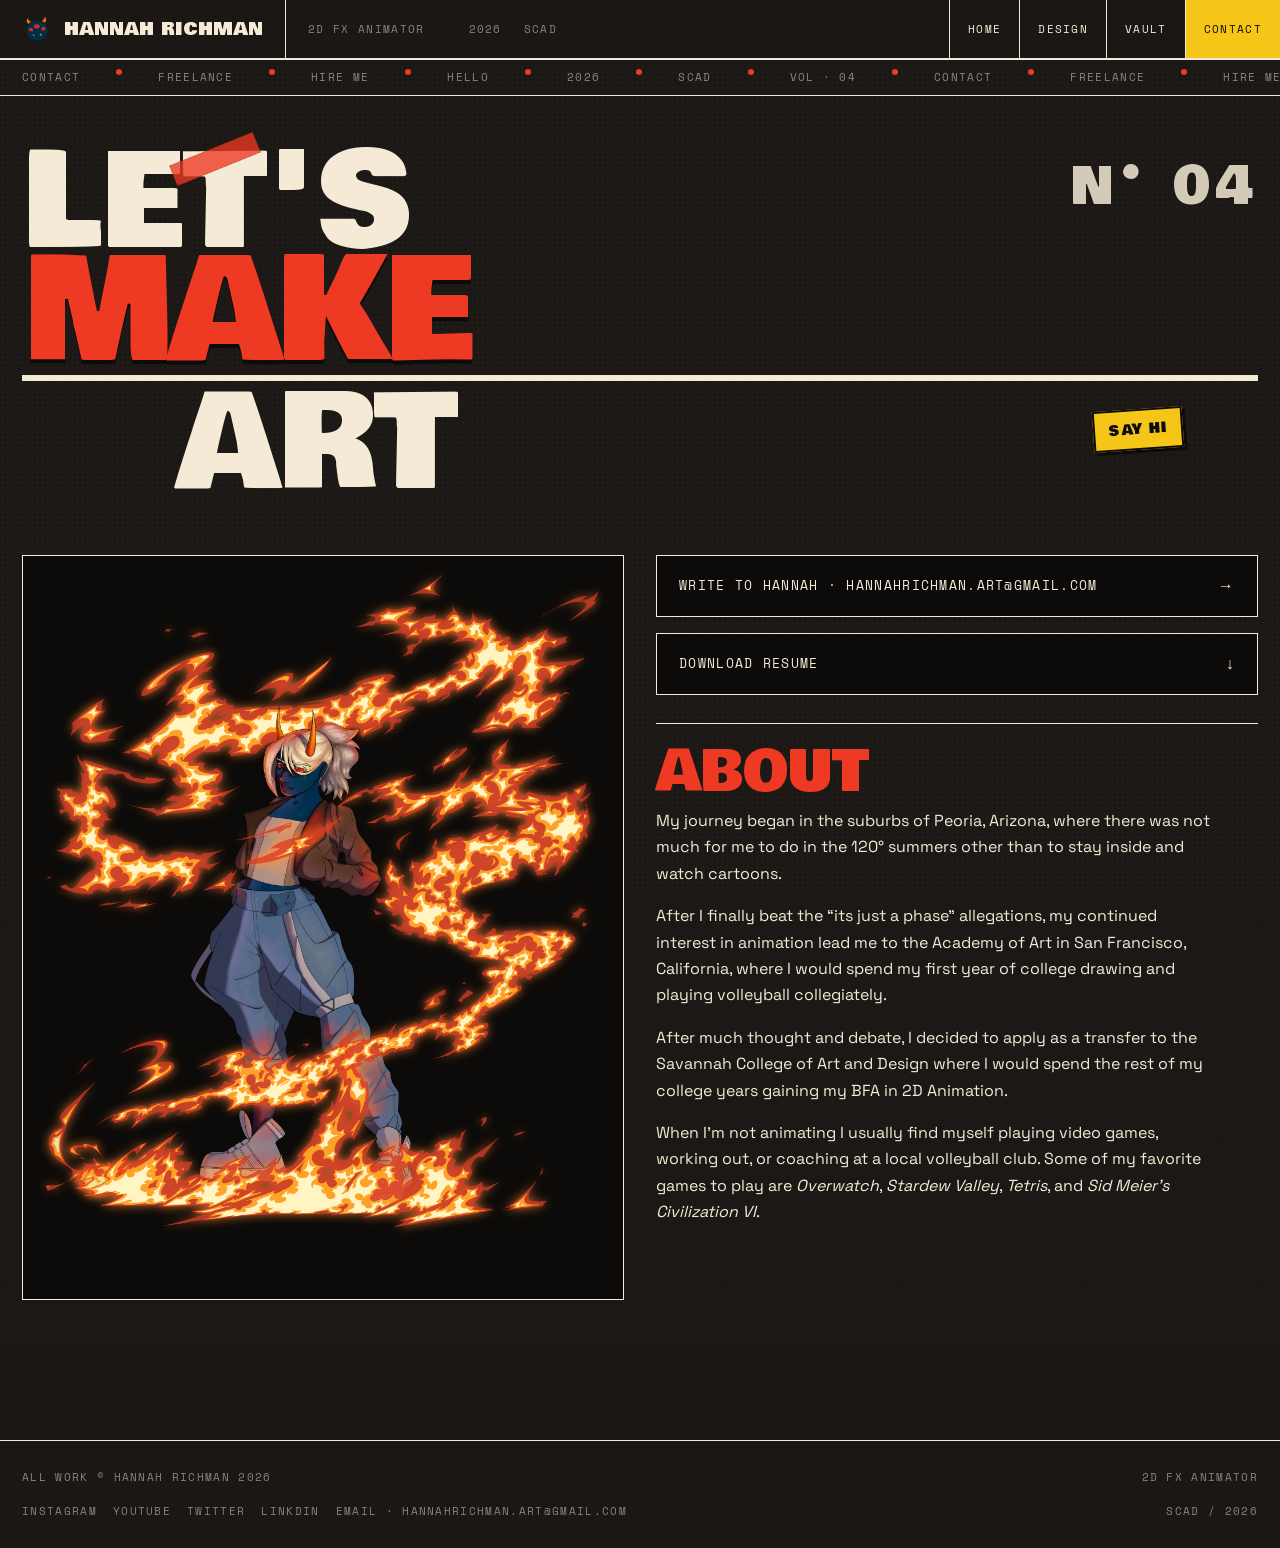
<file: contact.html>
<!DOCTYPE html>
<html lang="en">
<head>
  <meta charset="UTF-8">
  <meta name="viewport" content="width=device-width, initial-scale=1.0">
  <title>Contact — Hannah Richman</title>

  <link rel="preconnect" href="https://fonts.googleapis.com">
  <link rel="preconnect" href="https://fonts.gstatic.com" crossorigin>
  <link href="https://fonts.googleapis.com/css2?family=Bowlby+One&family=Space+Grotesk:wght@400;500;600&family=Space+Mono:wght@400;700&display=swap" rel="stylesheet">

  <link rel="stylesheet" href="assets/css/style.css">
  <script src="assets/js/content.js"></script>
  <script src="assets/js/main.js" defer></script>
</head>
<body>

  <div data-mount="header"></div>
  <div data-mount="ticker"></div>

  <main class="page" id="contact">

    <section class="headline">
      <span class="headline__issue mono" id="issue-label"></span>
      <span class="headline__top" id="hl-top"></span>
      <span class="headline__big" id="hl-big"></span>
      <span class="rule-thick" aria-hidden="true"></span>
      <span class="headline__sub" id="hl-sub"></span>

      <span class="sticker" style="right: 6%; top: 70%;">SAY HI</span>
      <span class="tape tape--accent" style="left: 12%; top: 6%; transform: rotate(-22deg);"></span>
    </section>

    <section class="contact-grid">

      <figure class="contact-illu" id="contact-illu" aria-label="Self portrait"></figure>

      <div class="contact-card">

        <a class="contact-row" id="email-row" href="#">
          <span id="email-label"></span>
          <span class="arrow" aria-hidden="true">&rarr;</span>
        </a>

        <a class="contact-row" id="resume-row" href="#" target="_blank" rel="noopener">
          <span id="resume-label"></span>
          <span class="arrow" aria-hidden="true">&darr;</span>
        </a>

        <div class="about">
          <h2 id="about-title"></h2>
          <div id="about-text" class="about__text"></div>
        </div>

      </div>

    </section>

  </main>

  <div data-mount="footer"></div>

  <script>
    document.addEventListener("DOMContentLoaded", function () {
      const C = window.HR.content;
      const K = C.contact || {};
      const esc = window.HR.escape;

      document.getElementById("issue-label").textContent = K.issueLabel || "";
      document.getElementById("hl-top").textContent = K.headlineTop || "";
      document.getElementById("hl-big").textContent = K.headlineBig || "";
      document.getElementById("hl-sub").textContent = K.headlineSub || "";

      window.HR.renderTicker(["CONTACT","FREELANCE","HIRE ME","HELLO"], ["VOL · 04"]);

      document.getElementById("contact-illu").innerHTML =
        window.HR.imageWithFallback(K.illustration, K.illustrationAlt || "Self portrait", "PORTRAIT");

      const emailRow = document.getElementById("email-row");
      emailRow.href = "mailto:" + (K.email || "");
      document.getElementById("email-label").textContent = (K.emailLabel || "EMAIL") + " · " + (K.email || "");

      const resumeRow = document.getElementById("resume-row");
      resumeRow.href = K.resumeUrl || "#";
      resumeRow.setAttribute("download", "");
      document.getElementById("resume-label").textContent = K.resumeLabel || "DOWNLOAD RESUME";

      document.getElementById("about-title").textContent = K.aboutTitle || "ABOUT";
      document.getElementById("about-text").innerHTML = window.HR.formatText(K.aboutText || "");
    });
  </script>

</body>
</html>
</file>
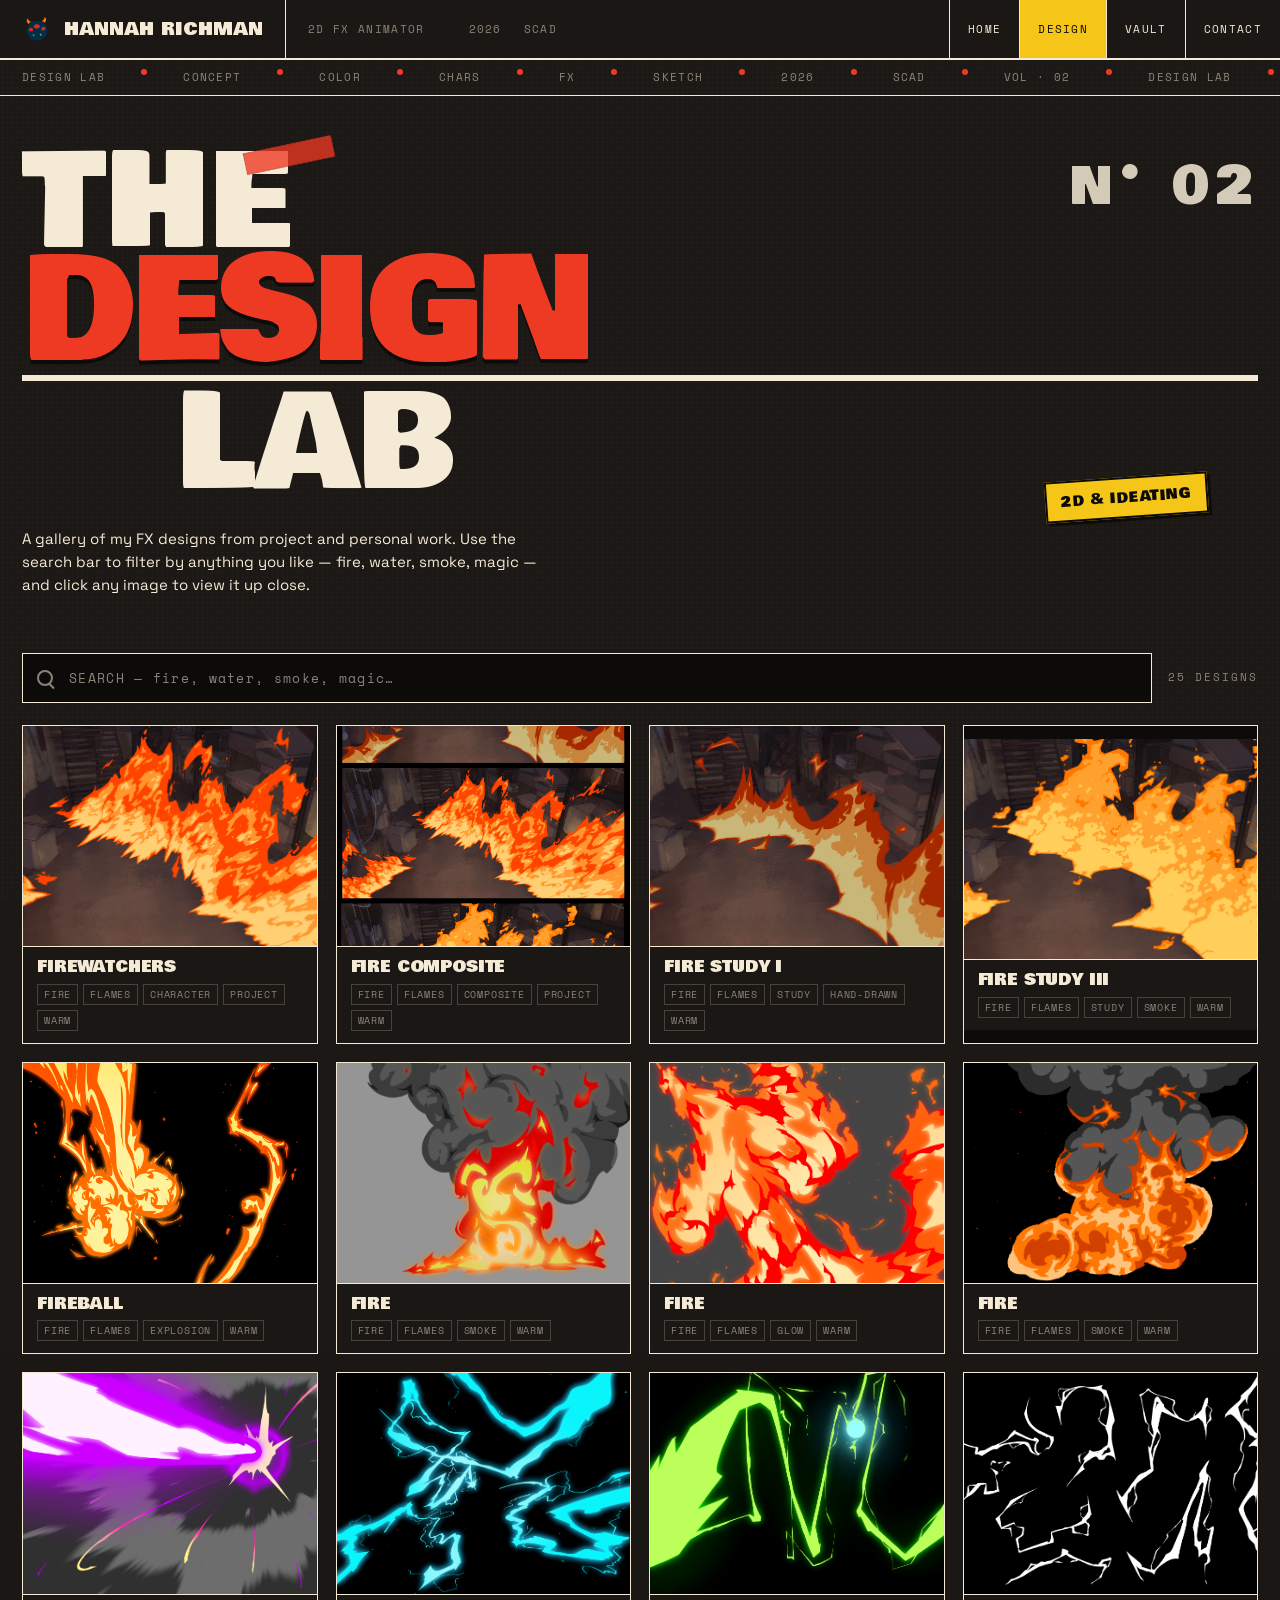
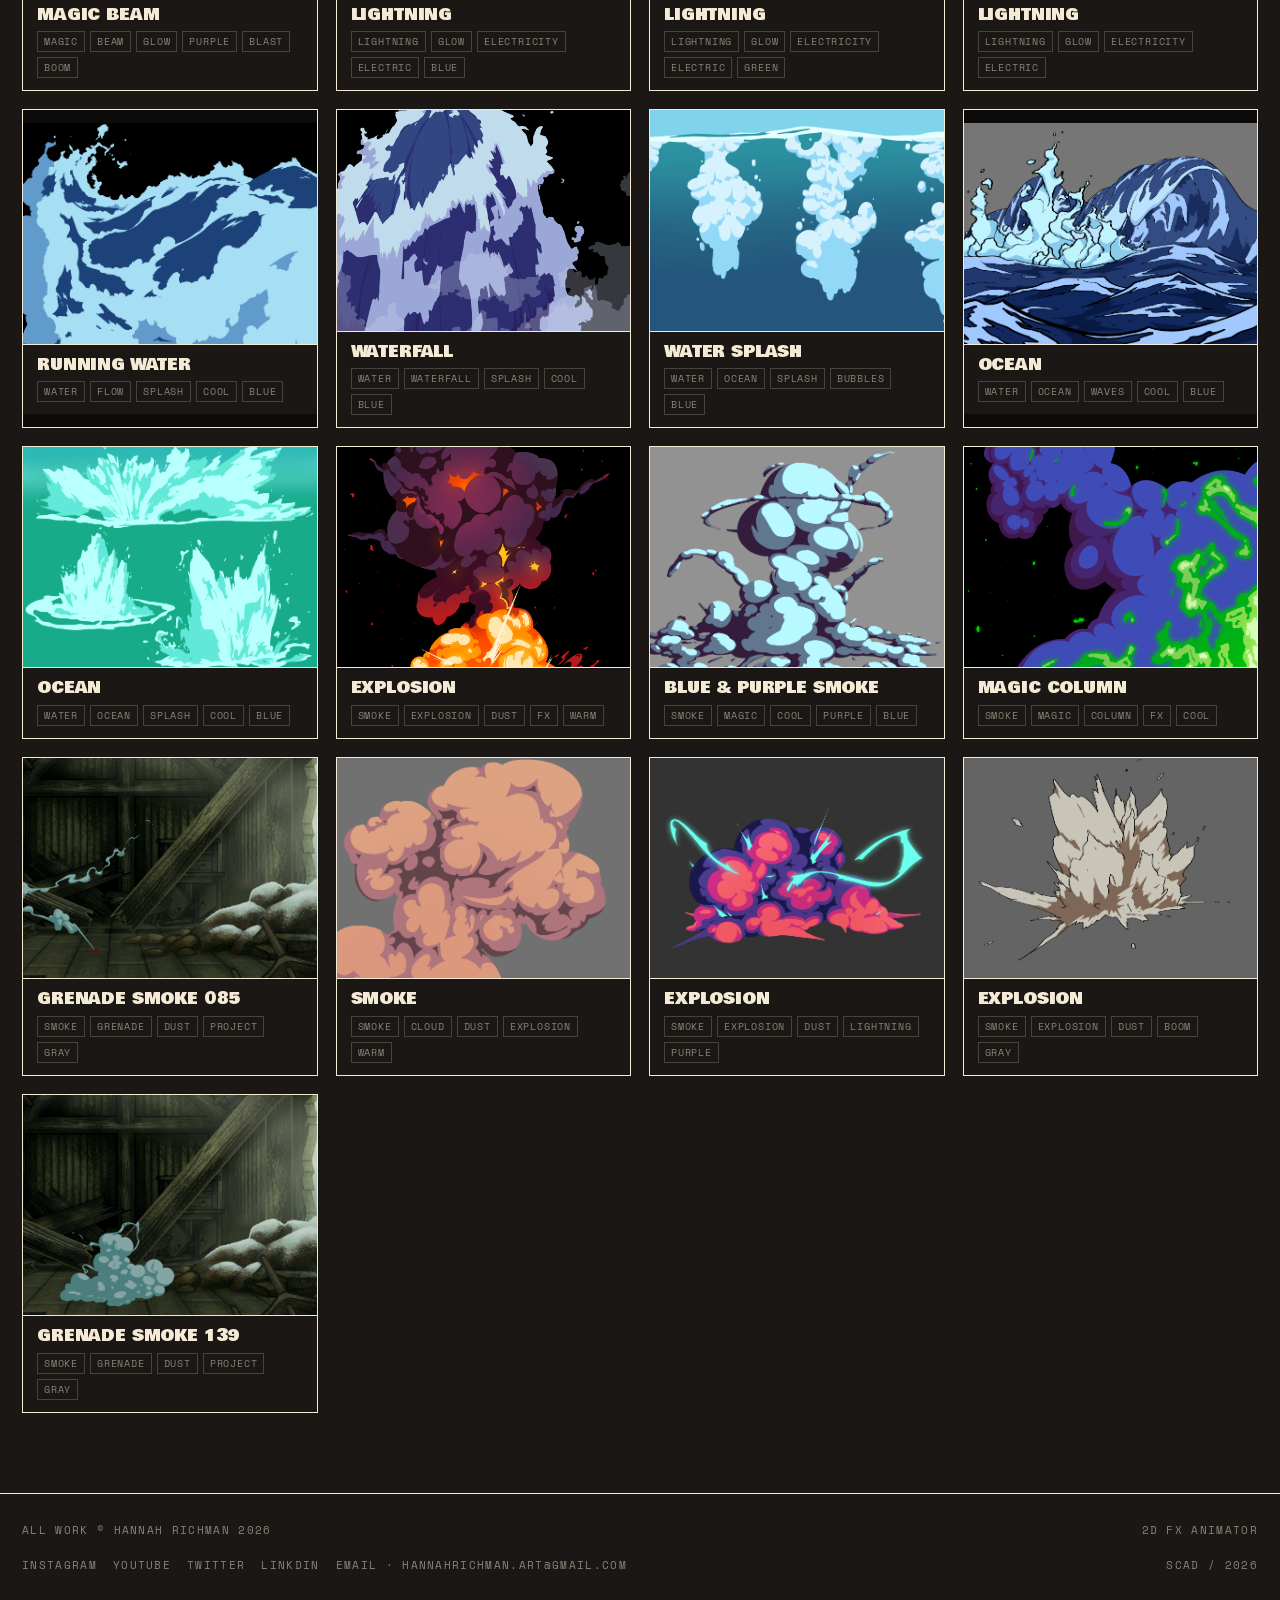
<file: design.html>
<!DOCTYPE html>
<html lang="en">
<head>
  <meta charset="UTF-8">
  <meta name="viewport" content="width=device-width, initial-scale=1.0">
  <title>Design Lab — Hannah Richman</title>

  <link rel="preconnect" href="https://fonts.googleapis.com">
  <link rel="preconnect" href="https://fonts.gstatic.com" crossorigin>
  <link href="https://fonts.googleapis.com/css2?family=Bowlby+One&family=Space+Grotesk:wght@400;500;600&family=Space+Mono:wght@400;700&display=swap" rel="stylesheet">

  <link rel="stylesheet" href="assets/css/style.css">
  <script src="assets/js/content.js"></script>
  <script src="assets/js/main.js" defer></script>
</head>
<body>

  <div data-mount="header"></div>
  <div data-mount="ticker"></div>

  <main class="page" id="design">

    <section class="headline">
      <span class="headline__issue mono" id="issue-label"></span>
      <span class="headline__top" id="hl-top"></span>
      <span class="headline__big" id="hl-big"></span>
      <span class="rule-thick" aria-hidden="true"></span>
      <span class="headline__sub" id="hl-sub"></span>

      <span class="sticker" style="right: 4%; top: 70%;">2D &amp; IDEATING</span>
      <span class="tape tape--accent" style="left: 18%; top: 4%;"></span>

      <p class="headline__blurb" id="hl-blurb"></p>
    </section>

    <section class="gallery" aria-label="Design gallery">
      <div class="gallery__bar">
        <div class="gallery__search">
          <span class="gallery__search-icon" aria-hidden="true"></span>
          <input id="gallery-search" type="search" class="gallery__search-input"
                 placeholder="SEARCH — fire, water, smoke, magic…"
                 autocomplete="off" spellcheck="false" aria-label="Search designs">
        </div>
        <span class="gallery__count mono" id="gallery-count" aria-live="polite"></span>
      </div>
      <div class="gallery__grid" id="gallery-grid"></div>
    </section>

  </main>

  <div data-mount="footer"></div>

  <script>
    document.addEventListener("DOMContentLoaded", function () {
      const C = window.HR.content;
      const D = C.design || {};
      document.getElementById("issue-label").textContent = D.issueLabel || "";
      document.getElementById("hl-top").textContent = D.headlineTop || "";
      document.getElementById("hl-big").textContent = D.headlineBig || "";
      document.getElementById("hl-sub").textContent = D.headlineSub || "";
      document.getElementById("hl-blurb").textContent = D.blurb || "";

      window.HR.renderTicker(["DESIGN LAB","CONCEPT","COLOR","CHARS","FX","SKETCH"], ["VOL · 02"]);

      window.HR.initDesignGallery({
        grid:   "#gallery-grid",
        search: "#gallery-search",
        count:  "#gallery-count",
        items:  C.designGallery || []
      });
    });
  </script>

</body>
</html>
</file>
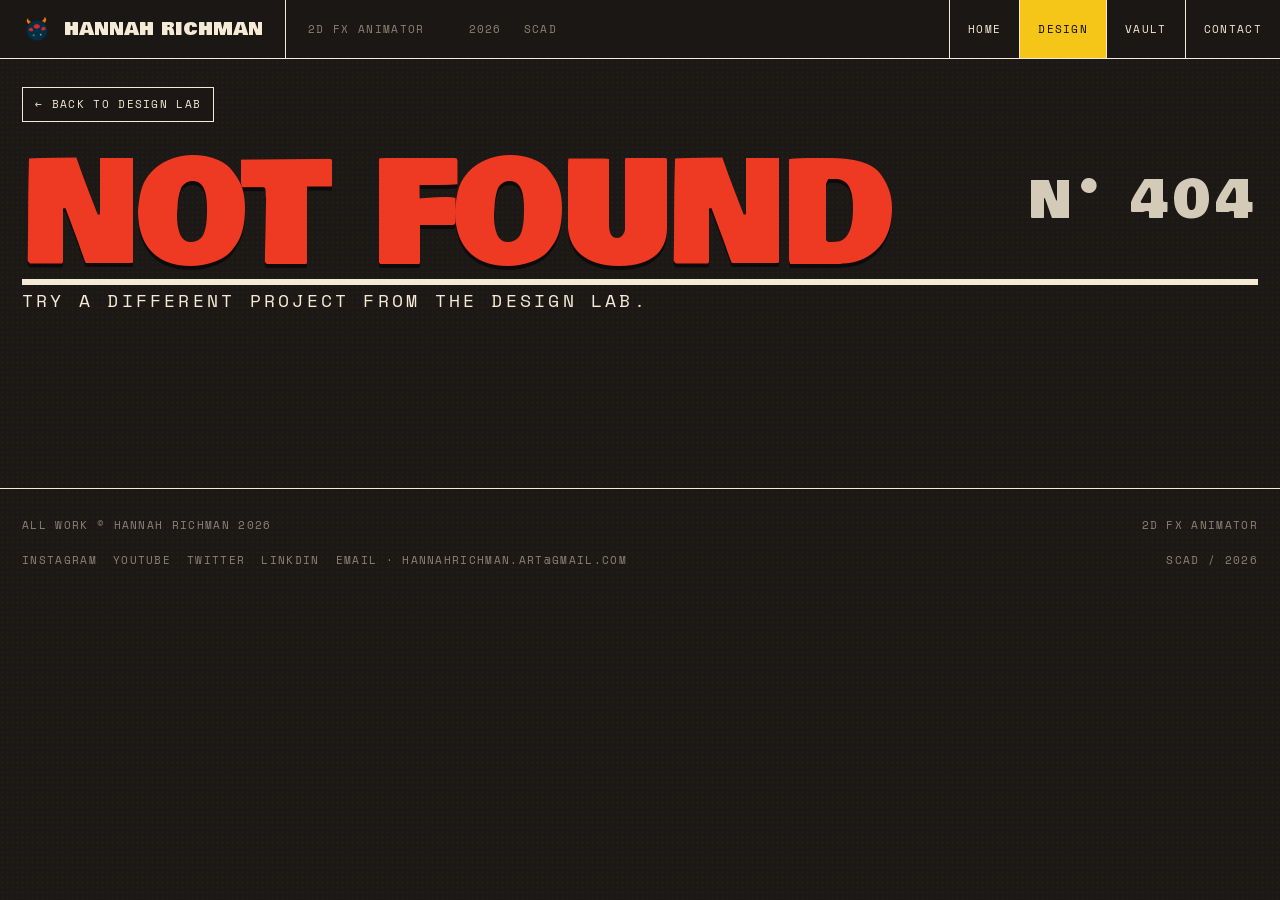
<file: project.html>
<!DOCTYPE html>
<html lang="en">
<head>
  <meta charset="UTF-8">
  <meta name="viewport" content="width=device-width, initial-scale=1.0">
  <title>Project — Hannah Richman</title>

  <link rel="preconnect" href="https://fonts.googleapis.com">
  <link rel="preconnect" href="https://fonts.gstatic.com" crossorigin>
  <link href="https://fonts.googleapis.com/css2?family=Bowlby+One&family=Space+Grotesk:wght@400;500;600&family=Space+Mono:wght@400;700&display=swap" rel="stylesheet">

  <link rel="stylesheet" href="assets/css/style.css">
  <script src="assets/js/content.js"></script>
  <script src="assets/js/main.js" defer></script>
</head>
<body>

  <div data-mount="header"></div>
  <div data-mount="ticker"></div>

  <main class="page" id="project">
    <a class="project-back" href="design.html">&larr; BACK TO DESIGN LAB</a>

    <section class="headline" style="padding-bottom: 16px;">
      <span class="headline__issue mono" id="issue-label"></span>
      <span class="headline__top" id="proj-num"></span>
      <span class="headline__big" id="proj-title"></span>
      <span class="rule-thick" aria-hidden="true"></span>
      <span class="headline__sub mono" id="proj-sub" style="font-family: 'Space Mono', monospace; font-size: clamp(14px, 1.4vw, 18px); letter-spacing: 0.18em; margin-left: 0;"></span>
    </section>

    <section class="blocks" id="blocks" aria-label="Project content"></section>
  </main>

  <div data-mount="footer"></div>

  <script>
    document.addEventListener("DOMContentLoaded", function () {
      const C = window.HR.content;
      const esc = window.HR.escape;
      const params = new URLSearchParams(location.search);
      const id = params.get("id");
      const idx = (C.projects || []).findIndex(p => p.id === id);
      const project = idx >= 0 ? C.projects[idx] : null;

      if (!project) {
        document.getElementById("proj-title").textContent = "NOT FOUND";
        document.getElementById("proj-sub").textContent = "Try a different project from the design lab.";
        document.getElementById("issue-label").textContent = "N° 404";
        return;
      }

      document.title = project.title + " — Hannah Richman";
      document.getElementById("issue-label").textContent = "N° " + String(idx + 1).padStart(2, "0");
      document.getElementById("proj-num").textContent = project.subtitle || "";
      document.getElementById("proj-title").textContent = project.title;
      document.getElementById("proj-sub").textContent = "PROJECT FILE / " + project.id.toUpperCase();

      window.HR.renderTicker([project.title, project.subtitle || ""], ["DESIGN LAB"]);

      const fmt = window.HR.formatText;
      const renderBlock = (b) => {
        const img = (src, alt) => window.HR.imageWithFallback(src, alt || project.title, project.title);
        switch ((b.type || "").toLowerCase()) {
          case "heading":
            return `<h2 class="block-heading">${esc(b.text || "")}</h2>`;
          case "text":
            return `<div class="block-text">${fmt(b.text || "")}</div>`;
          case "image":
            return `<figure class="block-image">${img(b.src, b.caption)}${
              b.caption ? `<figcaption>${esc(b.caption)}</figcaption>` : ""
            }</figure>`;
          case "image-full":
            return `<figure class="block-image-full">${img(b.src, b.caption)}${
              b.caption ? `<figcaption>${esc(b.caption)}</figcaption>` : ""
            }</figure>`;
          case "two-images":
            return `<div class="block-two">
                      <figure class="block-image">${img(b.srcA, project.title)}</figure>
                      <figure class="block-image">${img(b.srcB, project.title)}</figure>
                    </div>`;
          case "image-text":
            return `<div class="block-split">
                      <figure class="block-image">${img(b.src, project.title)}</figure>
                      <div>${fmt(b.text || "")}</div>
                    </div>`;
          case "text-image":
            return `<div class="block-split block-split--reverse">
                      <figure class="block-image">${img(b.src, project.title)}</figure>
                      <div>${fmt(b.text || "")}</div>
                    </div>`;
          case "heading-image":
            return `<div class="block-heading-image">
                      <figure>
                        <span class="h">${esc(b.heading || "")}</span>
                        ${img(b.src, b.heading || project.title)}
                      </figure>
                    </div>`;
          case "spacer":
            return `<div class="block-spacer"></div>`;
          default:
            return "";
        }
      };

      document.getElementById("blocks").innerHTML = (project.blocks || []).map(renderBlock).join("");
    });
  </script>

</body>
</html>
</file>
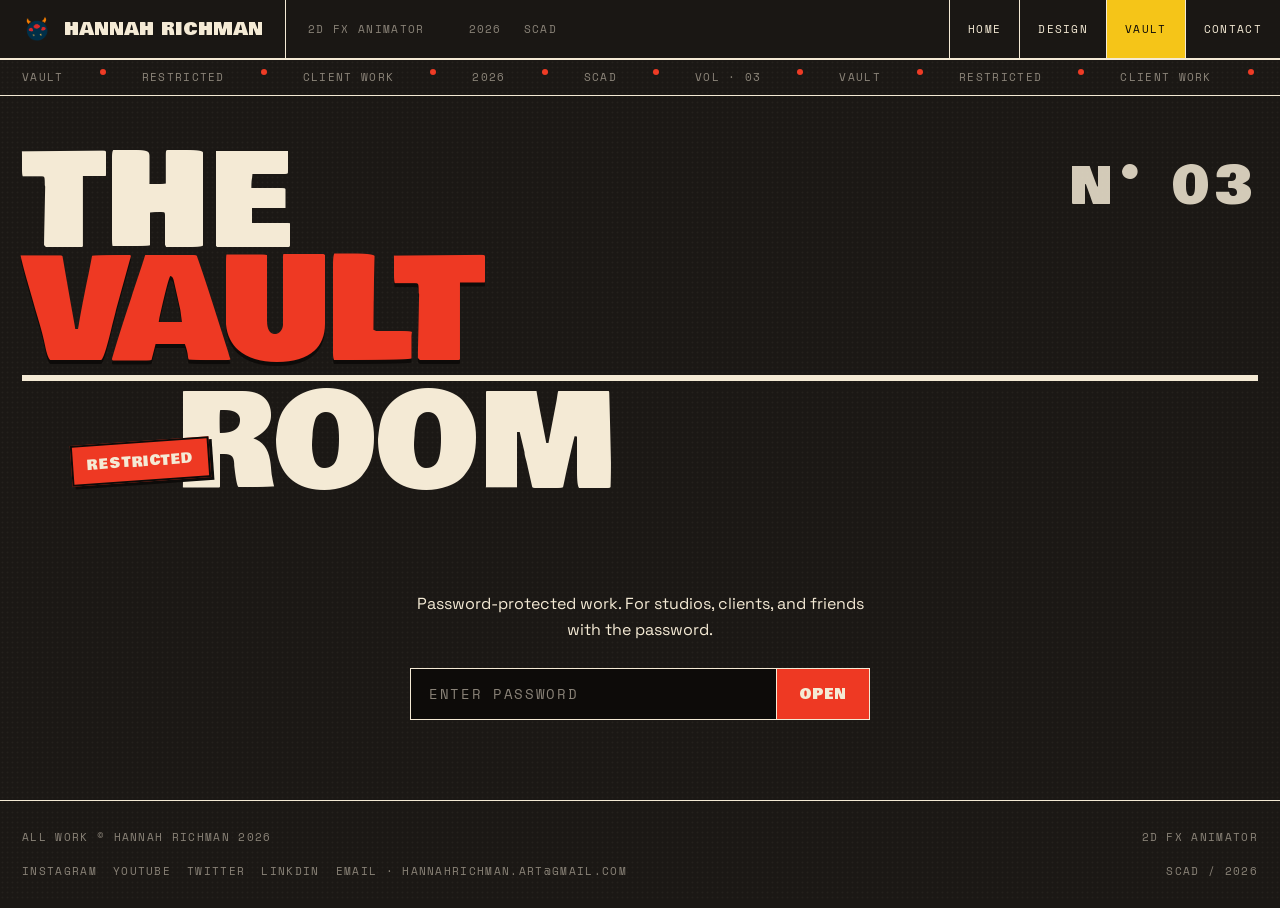
<file: vault.html>
<!DOCTYPE html>
<html lang="en">
<head>
  <meta charset="UTF-8">
  <meta name="viewport" content="width=device-width, initial-scale=1.0">
  <title>Vault — Hannah Richman</title>

  <link rel="preconnect" href="https://fonts.googleapis.com">
  <link rel="preconnect" href="https://fonts.gstatic.com" crossorigin>
  <link href="https://fonts.googleapis.com/css2?family=Bowlby+One&family=Space+Grotesk:wght@400;500;600&family=Space+Mono:wght@400;700&display=swap" rel="stylesheet">

  <link rel="stylesheet" href="assets/css/style.css">
  <script src="assets/js/content.js"></script>
  <script src="assets/js/main.js" defer></script>
</head>
<body>

  <div data-mount="header"></div>
  <div data-mount="ticker"></div>

  <main class="page" id="vault">

    <section class="headline">
      <span class="headline__issue mono" id="issue-label"></span>
      <span class="headline__top" id="hl-top"></span>
      <span class="headline__big" id="hl-big"></span>
      <span class="rule-thick" aria-hidden="true"></span>
      <span class="headline__sub" id="hl-sub"></span>

      <span class="sticker sticker--accent" style="left: 4%; top: 78%;">RESTRICTED</span>
    </section>

    <section id="vault-locked" class="vault" aria-label="Vault password gate">
      <p class="block-text" id="vault-blurb-locked" style="margin: 0 auto; max-width: 480px;"></p>
      <form class="vault__form" id="vault-form" autocomplete="off">
        <label class="sr-only" for="vault-password">Password</label>
        <input class="vault__input"
               id="vault-password"
               name="vault-password"
               type="password"
               autocomplete="off"
               spellcheck="false">
        <button class="vault__btn" type="submit" id="vault-btn">OPEN</button>
      </form>
      <p class="vault__error" id="vault-error"></p>
    </section>

    <section id="vault-unlocked" class="reel" aria-label="Vault reel" style="display:none;">
      <p class="block-text" id="vault-blurb-unlocked" style="max-width: 540px; margin-bottom: 16px;"></p>
      <div id="vault-reel-mount"></div>
    </section>

  </main>

  <div data-mount="footer"></div>

  <script>
    document.addEventListener("DOMContentLoaded", function () {
      const C = window.HR.content;
      const V = C.vault || {};
      document.getElementById("issue-label").textContent = V.issueLabel || "";
      document.getElementById("hl-top").textContent = V.headlineTop || "";
      document.getElementById("hl-big").textContent = V.headlineBig || "";
      document.getElementById("hl-sub").textContent = V.headlineSub || "";
      document.getElementById("vault-blurb-locked").textContent = V.lockedBlurb || "";
      document.getElementById("vault-blurb-unlocked").textContent = V.unlockedBlurb || "";
      document.getElementById("vault-error").textContent = V.wrongLabel || "WRONG. TRY AGAIN.";
      document.getElementById("vault-btn").textContent = V.unlockButton || "OPEN";
      document.getElementById("vault-password").placeholder = V.promptLabel || "ENTER PASSWORD";

      window.HR.renderTicker(["VAULT","RESTRICTED","CLIENT WORK"], ["VOL · 03"]);

      const lockedEl = document.getElementById("vault-locked");
      const unlockedEl = document.getElementById("vault-unlocked");

      function unlock() {
        lockedEl.style.display = "none";
        unlockedEl.style.display = "block";
        try { sessionStorage.setItem("hr_vault", "open"); } catch (_) {}
        window.HR.embedReel(
          document.getElementById("vault-reel-mount"),
          V.reel,
          V.reelLabel
        );
      }

      try {
        if (sessionStorage.getItem("hr_vault") === "open") unlock();
      } catch (_) {}

      const form = document.getElementById("vault-form");
      form.addEventListener("submit", async function (e) {
        e.preventDefault();
        const input = document.getElementById("vault-password").value;
        const wrap = document.getElementById("vault-locked");
        wrap.classList.remove("is-wrong");
        const hash = await window.HR.sha256(input);
        if (hash === (V.passwordHash || "").toLowerCase()) {
          unlock();
        } else {
          wrap.classList.add("is-wrong");
          document.getElementById("vault-password").value = "";
          document.getElementById("vault-password").focus();
        }
      });
    });
  </script>

</body>
</html>
</file>
<file: assets/css/style.css>
/* ============================================================
   HANNAH RICHMAN — STYLES
   You don't need to edit this file to change colors or text.
   Use assets/js/content.js instead.
   ============================================================ */

/* The colors below are placeholders. content.js overrides them
   at load time via inline custom properties on <html>. */
:root {
  --bg:     #1a1714;
  --cream:  #f4ead5;
  --accent: #ee3923;
  --yellow: #f5c518;
  --muted:  #8a8378;
  --ink:    #0d0b09;

  --grain-size: 3px;
  --halftone-size: 5px;
  --max: 1480px;
  --rule: 1px solid var(--cream);
}

* { box-sizing: border-box; margin: 0; padding: 0; }

html, body {
  background: var(--bg);
  color: var(--cream);
  font-family: "Space Grotesk", -apple-system, BlinkMacSystemFont, "Segoe UI", sans-serif;
  font-size: 16px;
  line-height: 1.5;
  -webkit-font-smoothing: antialiased;
  text-rendering: optimizeLegibility;
  overflow-x: hidden;
}

body {
  min-height: 100vh;
  position: relative;
}

/* ----- The risograph halftone, applied as a faint global texture ----- */
body::before {
  content: "";
  position: fixed;
  inset: 0;
  pointer-events: none;
  z-index: 1;
  background-image:
    radial-gradient(circle at center, rgba(244,234,213,0.045) 0.6px, transparent 1.2px);
  background-size: var(--halftone-size) var(--halftone-size);
  mix-blend-mode: screen;
}

/* ----- Film-grain noise on top ----- */
body::after {
  content: "";
  position: fixed;
  inset: -50%;
  pointer-events: none;
  z-index: 2;
  background-image: url("data:image/svg+xml;utf8,<svg xmlns='http://www.w3.org/2000/svg' width='180' height='180'><filter id='n'><feTurbulence type='fractalNoise' baseFrequency='0.9' numOctaves='2' stitchTiles='stitch'/><feColorMatrix values='0 0 0 0 0.96  0 0 0 0 0.92  0 0 0 0 0.84  0 0 0 0.06 0'/></filter><rect width='100%' height='100%' filter='url(%23n)'/></svg>");
  opacity: 0.55;
  mix-blend-mode: overlay;
  animation: grain 4s steps(6) infinite;
}
@keyframes grain {
  0%   { transform: translate(0, 0); }
  20%  { transform: translate(-3%, 2%); }
  40%  { transform: translate(2%, -1%); }
  60%  { transform: translate(-1%, 3%); }
  80%  { transform: translate(3%, -2%); }
  100% { transform: translate(0, 0); }
}

main, header, footer { position: relative; z-index: 3; }

/* ============================================================
   TYPOGRAPHY
   ============================================================ */

.display, h1, h2 {
  font-family: "Bowlby One", "Archivo Black", Impact, sans-serif;
  font-weight: 400;
  letter-spacing: -0.01em;
  line-height: 0.86;
  text-transform: uppercase;
}

.mono, .meta, .ticker, .nav__link {
  font-family: "Space Mono", "JetBrains Mono", ui-monospace, monospace;
  font-size: 11px;
  letter-spacing: 0.12em;
  text-transform: uppercase;
}

a { color: inherit; text-decoration: none; }
a:hover { color: var(--accent); }

::selection { background: var(--accent); color: var(--cream); }

/* ============================================================
   HEADER
   ============================================================ */

.header {
  border-bottom: var(--rule);
  background: var(--bg);
  position: sticky;
  top: 0;
  z-index: 100;
}

.header__bar {
  display: grid;
  grid-template-columns: auto 1fr auto;
  align-items: stretch;
  max-width: var(--max);
  margin: 0 auto;
}

.header__brand {
  display: flex;
  align-items: center;
  gap: 12px;
  padding: 14px 22px;
  border-right: var(--rule);
  font-family: "Bowlby One", sans-serif;
  font-size: 18px;
  letter-spacing: 0.02em;
  text-transform: uppercase;
}

.header__brand .mark {
  width: 22px; height: 22px;
  background: var(--accent);
  border-radius: 3px;
  position: relative;
  display: inline-block;
  transform: rotate(-6deg);
  box-shadow: 2px 2px 0 var(--cream);
}
.header__brand .mark::after {
  content: "";
  position: absolute;
  inset: 4px;
  border: 1.5px solid var(--cream);
  border-radius: 1px;
}
.header__brand .mark--img {
  width: 30px;
  height: 30px;
  background: transparent;
  border-radius: 0;
  box-shadow: none;
  transform: rotate(-4deg);
  object-fit: contain;
  transition: transform 200ms ease;
}
.header__brand .mark--img::after { content: none; }
.header__brand:hover .mark--img { transform: rotate(4deg) scale(1.06); }

.header__nav {
  display: flex;
  justify-content: flex-end;
  align-items: stretch;
}

.nav__link {
  display: flex;
  align-items: center;
  padding: 0 18px;
  border-left: var(--rule);
  color: var(--cream);
  transition: background 120ms ease, color 120ms ease;
}
.nav__link:hover { background: var(--cream); color: var(--bg); }
.nav__link[data-active="true"] {
  background: var(--yellow);
  color: var(--ink);
}

.header__meta {
  display: flex;
  gap: 22px;
  align-items: center;
  padding: 0 22px;
  color: var(--muted);
}
.header__meta span { white-space: nowrap; }

@media (max-width: 880px) {
  .header__bar { grid-template-columns: 1fr auto; }
  .header__meta { display: none; }
  .nav__link { padding: 14px 12px; font-size: 10px; }
}

/* ============================================================
   FOOTER
   ============================================================ */

.footer {
  border-top: var(--rule);
  margin-top: 80px;
  padding: 28px 22px;
  display: grid;
  gap: 18px;
  max-width: var(--max);
  margin-left: auto;
  margin-right: auto;
  font-family: "Space Mono", monospace;
  font-size: 11px;
  letter-spacing: 0.12em;
  text-transform: uppercase;
  color: var(--muted);
}
.footer__row { display: flex; flex-wrap: wrap; gap: 18px; justify-content: space-between; align-items: center; }
.footer__socials { display: flex; gap: 16px; flex-wrap: wrap; }
.footer__socials a:hover { color: var(--accent); }

/* ============================================================
   TICKER  (the meta-info bar with scrolling text)
   ============================================================ */

.ticker {
  display: flex;
  border-top: var(--rule);
  border-bottom: var(--rule);
  background: var(--bg);
  color: var(--muted);
  overflow: hidden;
  white-space: nowrap;
}

.ticker__track {
  display: flex;
  gap: 36px;
  padding: 9px 22px;
  animation: tick 38s linear infinite;
}
.ticker__track > * { display: inline-flex; align-items: center; gap: 36px; }
.ticker__track .dot {
  width: 6px; height: 6px;
  background: var(--accent);
  border-radius: 50%;
  display: inline-block;
}
@keyframes tick {
  from { transform: translateX(0); }
  to   { transform: translateX(-50%); }
}

/* ============================================================
   PAGE HEADLINE BLOCK
   The big "DESIGN LAB" / "ANIMATION & FIRE" treatment.
   ============================================================ */

.page {
  max-width: var(--max);
  margin: 0 auto;
  padding: 28px 22px 0;
}

.headline {
  position: relative;
  padding: 24px 0 32px;
}

.headline__issue {
  position: absolute;
  top: 24px;
  right: 0;
  font-family: "Bowlby One", sans-serif;
  font-size: clamp(28px, 4vw, 56px);
  color: var(--cream);
  opacity: 0.85;
}

.headline__top, .headline__big, .headline__sub {
  display: block;
  font-family: "Bowlby One", sans-serif;
  text-transform: uppercase;
  line-height: 0.86;
}

.headline__top {
  font-size: clamp(54px, 10vw, 132px);
  color: var(--cream);
}
.headline__big {
  font-size: clamp(86px, 18vw, 140px);
  color: var(--accent);
  margin: -0.04em 0;
  letter-spacing: -0.03em;
  /* slight torn-edge mask via clip-path */
  filter: drop-shadow(0 4px 0 var(--ink));
}
.headline__sub {
  font-size: clamp(54px, 10vw, 132px);
  color: var(--cream);
  margin-left: clamp(40px, 12vw, 220px);
}

.headline__blurb {
  margin-top: 28px;
  max-width: 540px;
  font-size: 15px;
  line-height: 1.55;
  color: var(--cream);
}

/* the underline bars used as accent below big headlines */
.rule-thick {
  display: block;
  height: 6px;
  background: var(--cream);
  margin: 8px 0;
}

/* ============================================================
   STICKERS / TAPE
   Small decorative elements scattered around the page.
   ============================================================ */

.sticker {
  position: absolute;
  display: inline-flex;
  align-items: center;
  justify-content: center;
  padding: 8px 14px;
  font-family: "Bowlby One", sans-serif;
  font-size: 14px;
  letter-spacing: 0.04em;
  text-transform: uppercase;
  color: var(--ink);
  background: var(--yellow);
  border: 2px solid var(--ink);
  box-shadow: 3px 3px 0 var(--ink);
  transform: rotate(-4deg);
  white-space: nowrap;
  z-index: 5;
}
.sticker--accent { background: var(--accent); color: var(--cream); border-color: var(--ink); }
.sticker--cream  { background: var(--cream); color: var(--ink); }

.tape {
  position: absolute;
  width: 90px;
  height: 22px;
  background: var(--yellow);
  opacity: 0.78;
  transform: rotate(-12deg);
  border: 1px dashed rgba(0,0,0,0.18);
  z-index: 5;
  pointer-events: none;
}
.tape--accent { background: var(--accent); }
.tape--cream  { background: var(--cream); }

/* ============================================================
   REEL  (the YouTube/Vimeo embed frame)
   ============================================================ */

.reel {
  position: relative;
  margin-top: 28px;
  border: var(--rule);
  background: var(--ink);
  padding: 14px;
}
.reel__frame {
  position: relative;
  width: 100%;
  aspect-ratio: 16 / 9;
  overflow: hidden;
  background: #000;
  border: 2px solid var(--cream);
}
.reel__frame iframe,
.reel__frame video {
  position: absolute;
  inset: 0;
  width: 100%;
  height: 100%;
  border: 0;
  background: #000;
  object-fit: contain;
}

/* Click-to-play poster facade for YouTube / Vimeo reels */
.reel__poster {
  position: absolute;
  inset: 0;
  width: 100%;
  height: 100%;
  border: 0;
  padding: 0;
  background: #000;
  cursor: pointer;
  overflow: hidden;
  display: block;
}
.reel__poster img {
  position: absolute;
  inset: 0;
  width: 100%;
  height: 100%;
  object-fit: cover;
  transition: transform 320ms ease, filter 320ms ease;
  filter: brightness(0.85) saturate(1.05);
}
.reel__poster:hover img,
.reel__poster:focus-visible img {
  transform: scale(1.03);
  filter: brightness(0.7) saturate(1.1);
}
.reel__play {
  position: absolute;
  top: 50%;
  left: 50%;
  width: 86px;
  height: 86px;
  margin: -43px 0 0 -43px;
  border-radius: 50%;
  background: var(--accent);
  border: 3px solid var(--cream);
  box-shadow: 4px 4px 0 var(--ink);
  transition: transform 200ms ease, background 200ms ease;
  display: grid;
  place-items: center;
}
.reel__play::after {
  content: "";
  display: block;
  width: 0;
  height: 0;
  border-style: solid;
  border-width: 18px 0 18px 28px;
  border-color: transparent transparent transparent var(--cream);
  margin-left: 6px;
}
.reel__poster:hover .reel__play,
.reel__poster:focus-visible .reel__play {
  transform: scale(1.08) rotate(-4deg);
  background: var(--yellow);
}
.reel__poster:hover .reel__play::after,
.reel__poster:focus-visible .reel__play::after {
  border-left-color: var(--ink);
}
.reel__caption {
  display: flex;
  justify-content: space-between;
  align-items: center;
  margin-top: 10px;
  font-family: "Space Mono", monospace;
  font-size: 11px;
  letter-spacing: 0.14em;
  text-transform: uppercase;
  color: var(--muted);
}
.reel__caption .dot {
  width: 8px; height: 8px;
  background: var(--accent);
  display: inline-block;
  border-radius: 50%;
  margin-right: 8px;
  animation: blink 1.6s ease-in-out infinite;
}
@keyframes blink {
  0%, 100% { opacity: 1; }
  50%      { opacity: 0.25; }
}

/* ============================================================
   PROJECT GRID  (design.html)
   ============================================================ */

.project-grid {
  display: grid;
  grid-template-columns: repeat(12, 1fr);
  gap: 18px;
  margin-top: 24px;
  margin-bottom: 60px;
}

.project-card {
  position: relative;
  grid-column: span 6;
  display: block;
  background: var(--ink);
  border: var(--rule);
  overflow: hidden;
  transition: transform 200ms ease, box-shadow 200ms ease;
}
.project-card:nth-child(3n)   { grid-column: span 4; }
.project-card:nth-child(3n+1) { grid-column: span 8; }
.project-card:nth-child(5n)   { grid-column: span 5; }
.project-card:nth-child(7n)   { grid-column: span 7; }

@media (max-width: 880px) {
  .project-card,
  .project-card:nth-child(3n),
  .project-card:nth-child(3n+1),
  .project-card:nth-child(5n),
  .project-card:nth-child(7n) { grid-column: span 12; }
}

.project-card__cover {
  position: relative;
  aspect-ratio: 4 / 3;
  width: 100%;
  background: linear-gradient(135deg, var(--bg), var(--ink));
  overflow: hidden;
}
.project-card__cover img {
  width: 100%; height: 100%;
  object-fit: cover;
  display: block;
  transition: transform 600ms ease, filter 400ms ease;
  filter: contrast(1.05) saturate(1.05);
}
.project-card:hover .project-card__cover img {
  transform: scale(1.04) rotate(-0.4deg);
}
.project-card__cover.is-fallback {
  display: flex;
  align-items: flex-end;
  padding: 22px;
  background:
    radial-gradient(circle at 20% 30%, rgba(238,57,35,0.35), transparent 55%),
    radial-gradient(circle at 80% 80%, rgba(245,197,24,0.25), transparent 55%),
    var(--ink);
}
.project-card__cover.is-fallback::before {
  content: "";
  position: absolute;
  inset: 0;
  background-image: radial-gradient(circle, rgba(244,234,213,0.12) 0.8px, transparent 1.4px);
  background-size: 6px 6px;
}
.project-card__cover.is-fallback span {
  font-family: "Bowlby One", sans-serif;
  font-size: clamp(28px, 4.5vw, 64px);
  line-height: 0.86;
  color: var(--cream);
  text-transform: uppercase;
  position: relative;
  letter-spacing: -0.02em;
}

.project-card__meta {
  display: flex;
  justify-content: space-between;
  align-items: baseline;
  padding: 14px 18px;
  background: var(--bg);
  border-top: var(--rule);
}
.project-card__meta h3 {
  font-family: "Bowlby One", sans-serif;
  font-size: clamp(22px, 2.4vw, 30px);
  text-transform: uppercase;
  color: var(--cream);
}
.project-card__meta .num {
  font-family: "Space Mono", monospace;
  font-size: 11px;
  color: var(--muted);
  letter-spacing: 0.18em;
}
.project-card .project-card__meta span.sub {
  font-family: "Space Mono", monospace;
  font-size: 11px;
  color: var(--muted);
  display: block;
  margin-top: 2px;
  letter-spacing: 0.14em;
}

.project-card:hover {
  transform: translate(-2px, -2px);
  box-shadow: 6px 6px 0 var(--accent);
}

/* ============================================================
   DESIGN GALLERY  (design.html)
   ============================================================ */

.gallery {
  margin-top: 24px;
  margin-bottom: 60px;
}

.gallery__bar {
  display: flex;
  align-items: center;
  gap: 16px;
  margin-bottom: 22px;
  flex-wrap: wrap;
}

.gallery__search {
  position: relative;
  flex: 1 1 320px;
  display: flex;
  align-items: center;
  border: var(--rule);
  background: var(--ink);
}
.gallery__search-icon {
  width: 16px;
  height: 16px;
  margin-left: 14px;
  flex: none;
  border: 2px solid var(--muted);
  border-radius: 50%;
  position: relative;
}
.gallery__search-icon::after {
  content: "";
  position: absolute;
  width: 7px;
  height: 2px;
  background: var(--muted);
  bottom: -3px;
  right: -4px;
  transform: rotate(45deg);
}
.gallery__search-input {
  flex: 1;
  width: 100%;
  background: transparent;
  border: none;
  color: var(--cream);
  font-family: "Space Mono", monospace;
  font-size: 13px;
  letter-spacing: 0.1em;
  padding: 14px 16px;
}
.gallery__search-input::placeholder { color: var(--muted); }
.gallery__search-input:focus { outline: none; }
.gallery__search:focus-within { box-shadow: 4px 4px 0 var(--accent); }
.gallery__search-input::-webkit-search-cancel-button { filter: invert(0.6); }

.gallery__count {
  font-size: 11px;
  color: var(--muted);
  letter-spacing: 0.18em;
  white-space: nowrap;
}

.gallery__grid {
  display: grid;
  grid-template-columns: repeat(auto-fill, minmax(240px, 1fr));
  gap: 18px;
}

.gallery__item {
  position: relative;
  display: block;
  text-align: left;
  background: var(--ink);
  border: var(--rule);
  overflow: hidden;
  cursor: pointer;
  padding: 0;
  color: inherit;
  font: inherit;
  transition: transform 200ms ease, box-shadow 200ms ease, opacity 200ms ease;
}
.gallery__item:hover,
.gallery__item:focus-visible {
  transform: translate(-2px, -2px);
  box-shadow: 6px 6px 0 var(--accent);
  outline: none;
}
.gallery__item.is-dimmed { opacity: 0.4; }
.gallery__item.is-dimmed:hover,
.gallery__item.is-dimmed:focus-visible { opacity: 1; }

.gallery__frame {
  display: block;
  position: relative;
  aspect-ratio: 4 / 3;
  width: 100%;
  background: linear-gradient(135deg, var(--bg), var(--ink));
  overflow: hidden;
}
.gallery__frame img {
  width: 100%; height: 100%;
  object-fit: cover;
  display: block;
  transition: transform 600ms ease;
  filter: contrast(1.05) saturate(1.05);
}
.gallery__item:hover .gallery__frame img { transform: scale(1.05); }

.gallery__caption {
  display: block;
  padding: 12px 14px;
  background: var(--bg);
  border-top: var(--rule);
}
.gallery__title {
  display: block;
  font-family: "Bowlby One", sans-serif;
  font-size: 16px;
  text-transform: uppercase;
  color: var(--cream);
  letter-spacing: -0.01em;
  line-height: 1.05;
}
.gallery__tags {
  display: flex;
  flex-wrap: wrap;
  gap: 5px;
  margin-top: 8px;
}
.gallery__tag {
  font-family: "Space Mono", monospace;
  font-size: 10px;
  letter-spacing: 0.08em;
  color: var(--muted);
  border: 1px solid rgba(138,131,120,0.4);
  padding: 2px 6px;
  text-transform: uppercase;
}

.gallery__empty {
  grid-column: 1 / -1;
  font-family: "Space Mono", monospace;
  color: var(--muted);
  padding: 30px 0;
}

/* ============================================================
   LIGHTBOX  (full-screen image viewer)
   ============================================================ */

body.lightbox-open { overflow: hidden; }

.lightbox {
  position: fixed;
  inset: 0;
  z-index: 200;
  display: none;
}
.lightbox.is-open { display: block; }

.lightbox__backdrop {
  position: absolute;
  inset: 0;
  background: rgba(13,11,9,0.94);
  backdrop-filter: blur(2px);
}

.lightbox__dialog {
  position: absolute;
  inset: 0;
  display: flex;
  align-items: center;
  justify-content: center;
  gap: 12px;
  padding: clamp(16px, 4vw, 56px);
}

.lightbox__figure {
  position: relative;
  display: flex;
  flex-direction: column;
  align-items: center;
  max-width: min(1100px, 100%);
  max-height: 100%;
}
.lightbox__img {
  max-width: 100%;
  max-height: 78vh;
  object-fit: contain;
  border: var(--rule);
  background: var(--ink);
}

.lightbox__caption {
  display: flex;
  align-items: center;
  flex-wrap: wrap;
  gap: 10px;
  margin-top: 14px;
  width: 100%;
}
.lightbox__title {
  font-family: "Bowlby One", sans-serif;
  font-size: clamp(18px, 2.4vw, 26px);
  text-transform: uppercase;
  color: var(--cream);
}
.lightbox__tags {
  display: flex;
  flex-wrap: wrap;
  gap: 5px;
}
.lightbox__counter {
  margin-left: auto;
  font-size: 12px;
  color: var(--muted);
  letter-spacing: 0.18em;
}

.lightbox__close,
.lightbox__nav {
  position: relative;
  z-index: 1;
  flex: none;
  background: var(--ink);
  color: var(--cream);
  border: var(--rule);
  cursor: pointer;
  font-family: "Space Grotesk", sans-serif;
  transition: transform 150ms ease, box-shadow 150ms ease, background 150ms ease;
}
.lightbox__nav {
  width: 54px;
  height: 54px;
  font-size: 30px;
  line-height: 1;
}
.lightbox__nav:hover,
.lightbox__close:hover {
  background: var(--accent);
  transform: translate(-1px, -1px);
  box-shadow: 3px 3px 0 var(--ink);
}
.lightbox__close {
  position: absolute;
  top: clamp(12px, 3vw, 28px);
  right: clamp(12px, 3vw, 28px);
  width: 44px;
  height: 44px;
  font-size: 18px;
}

@media (max-width: 640px) {
  .lightbox__nav {
    position: absolute;
    bottom: 18px;
    width: 48px;
    height: 48px;
  }
  .lightbox__nav--prev { left: 18px; }
  .lightbox__nav--next { right: 18px; }
  .lightbox__img { max-height: 64vh; }
}

/* ============================================================
   PROJECT DETAIL  (project.html)
   ============================================================ */

.project-back {
  display: inline-flex;
  align-items: center;
  gap: 8px;
  padding: 8px 12px;
  border: var(--rule);
  font-family: "Space Mono", monospace;
  font-size: 11px;
  letter-spacing: 0.12em;
  text-transform: uppercase;
  margin-bottom: 16px;
  background: var(--bg);
}
.project-back:hover { background: var(--cream); color: var(--ink); }

.blocks { display: flex; flex-direction: column; gap: 36px; margin-top: 24px; padding-bottom: 60px; }

.block-heading {
  font-family: "Bowlby One", sans-serif;
  font-size: clamp(48px, 9vw, 120px);
  text-transform: uppercase;
  line-height: 0.88;
  color: var(--accent);
  letter-spacing: -0.02em;
}

.block-text {
  max-width: 720px;
  font-size: 16px;
  line-height: 1.65;
  color: var(--cream);
}
.block-text p,
.block-split p,
.block-split > div p,
.about__text p {
  font-size: 16px;
  line-height: 1.65;
  color: var(--cream);
  margin: 0 0 1em;
}
.block-text p:last-child,
.block-split p:last-child,
.block-split > div p:last-child,
.about__text p:last-child { margin-bottom: 0; }
.block-text strong,
.block-split strong,
.about__text strong { color: var(--cream); font-weight: 700; }
.block-text em,
.block-split em,
.about__text em { font-style: italic; color: var(--cream); }
.block-text a,
.block-split a,
.about__text a {
  color: var(--accent);
  text-decoration: underline;
  text-underline-offset: 3px;
  text-decoration-thickness: 2px;
}
.block-text a:hover,
.block-split a:hover,
.about__text a:hover { color: var(--yellow); }

.block-image, .block-image-full {
  border: var(--rule);
  background: var(--ink);
  padding: 10px;
}
.block-image-full img,
.block-image img {
  display: block;
  width: 100%;
  height: auto;
  border: 1px solid rgba(244,234,213,0.2);
}
.block-image figcaption,
.block-image-full figcaption {
  margin-top: 8px;
  font-family: "Space Mono", monospace;
  font-size: 11px;
  letter-spacing: 0.12em;
  text-transform: uppercase;
  color: var(--muted);
}

.block-two {
  display: grid;
  grid-template-columns: 1fr 1fr;
  gap: 18px;
}
@media (max-width: 720px) { .block-two { grid-template-columns: 1fr; } }

.block-split {
  display: grid;
  grid-template-columns: 1fr 1fr;
  gap: 32px;
  align-items: center;
}
.block-split--reverse { direction: rtl; }
.block-split--reverse > * { direction: ltr; }
@media (max-width: 720px) {
  .block-split, .block-split--reverse { grid-template-columns: 1fr; direction: ltr; }
}

.block-heading-image figure {
  display: grid;
  gap: 16px;
}
.block-heading-image .h {
  font-family: "Bowlby One", sans-serif;
  font-size: clamp(40px, 6vw, 80px);
  line-height: 0.88;
  text-transform: uppercase;
  color: var(--cream);
}

.block-spacer { height: 24px; }

/* fallback for missing images */
.img-fallback {
  display: flex;
  align-items: center;
  justify-content: center;
  width: 100%;
  aspect-ratio: 4 / 3;
  background:
    radial-gradient(circle at 30% 30%, rgba(238,57,35,0.3), transparent 60%),
    radial-gradient(circle at 70% 80%, rgba(245,197,24,0.22), transparent 60%),
    var(--ink);
  position: relative;
  overflow: hidden;
}
.img-fallback::before {
  content: "";
  position: absolute;
  inset: 0;
  background-image: radial-gradient(circle, rgba(244,234,213,0.14) 0.8px, transparent 1.4px);
  background-size: 5px 5px;
}
.img-fallback span {
  position: relative;
  font-family: "Bowlby One", sans-serif;
  text-transform: uppercase;
  font-size: clamp(20px, 2.5vw, 36px);
  color: var(--cream);
  padding: 0 24px;
  text-align: center;
  letter-spacing: 0.02em;
}

/* ============================================================
   VAULT GATE  (vault.html)
   ============================================================ */

.vault {
  max-width: 720px;
  margin: 60px auto;
  padding: 0 22px;
  text-align: center;
}
.vault__icon {
  width: 78px;
  height: 78px;
  margin: 0 auto 18px;
  background: var(--accent);
  position: relative;
  border: 3px solid var(--cream);
  box-shadow: 4px 4px 0 var(--cream);
  transform: rotate(-3deg);
}
.vault__icon::after {
  content: "🔥";
  position: absolute;
  inset: 0;
  display: grid;
  place-items: center;
  font-size: 38px;
}

.vault__form {
  display: flex;
  gap: 0;
  margin: 24px auto 0;
  max-width: 460px;
  border: var(--rule);
  background: var(--ink);
}
.vault__input {
  flex: 1;
  padding: 14px 18px;
  background: transparent;
  color: var(--cream);
  border: 0;
  font-family: "Space Mono", monospace;
  font-size: 14px;
  letter-spacing: 0.12em;
  outline: none;
}
.vault__input::placeholder { color: var(--muted); }
.vault__btn {
  padding: 14px 22px;
  background: var(--accent);
  color: var(--cream);
  border: 0;
  border-left: var(--rule);
  font-family: "Bowlby One", sans-serif;
  font-size: 14px;
  letter-spacing: 0.04em;
  text-transform: uppercase;
  cursor: pointer;
  transition: background 120ms ease, color 120ms ease;
}
.vault__btn:hover { background: var(--yellow); color: var(--ink); }

.vault__error {
  margin-top: 16px;
  display: none;
  font-family: "Space Mono", monospace;
  font-size: 11px;
  letter-spacing: 0.16em;
  text-transform: uppercase;
  color: var(--accent);
}
.vault.is-wrong .vault__error { display: block; }
.vault.is-wrong .vault__form { animation: shake 0.4s ease; }
@keyframes shake {
  0%, 100% { transform: translateX(0); }
  25%      { transform: translateX(-8px); }
  75%      { transform: translateX(8px); }
}

#vault-locked, #vault-unlocked { transition: opacity 200ms ease; }

/* ============================================================
   CONTACT  (contact.html)
   ============================================================ */

.contact-grid {
  display: grid;
  grid-template-columns: 1fr 1fr;
  gap: 32px;
  align-items: start;
  margin-top: 24px;
  padding-bottom: 60px;
}
@media (max-width: 880px) { .contact-grid { grid-template-columns: 1fr; } }

.contact-illu {
  position: relative;
  border: var(--rule);
  background: var(--ink);
  padding: 14px;
  overflow: hidden;
}
.contact-illu img {
  width: 100%;
  height: auto;
  max-height: 80vh;
  object-fit: contain;
  object-position: center;
  display: block;
  margin: 0 auto;
}
.contact-illu .img-fallback { aspect-ratio: 4 / 5; }

.contact-card {
  display: flex;
  flex-direction: column;
  gap: 16px;
}

.contact-row {
  display: flex;
  justify-content: space-between;
  align-items: center;
  padding: 18px 22px;
  border: var(--rule);
  background: var(--ink);
  font-family: "Space Mono", monospace;
  font-size: 13px;
  letter-spacing: 0.1em;
  text-transform: uppercase;
  transition: background 120ms ease, color 120ms ease;
}
.contact-row:hover { background: var(--accent); color: var(--cream); border-color: var(--accent); }
.contact-row .arrow { font-family: "Bowlby One", sans-serif; font-size: 16px; }

.about {
  margin-top: 12px;
  border-top: var(--rule);
  padding-top: 24px;
}
.about h2 {
  font-family: "Bowlby One", sans-serif;
  font-size: clamp(36px, 5vw, 56px);
  color: var(--accent);
  text-transform: uppercase;
  margin-bottom: 12px;
}
.about__text { max-width: 560px; }
.about__text p {
  font-size: 16px;
  line-height: 1.65;
  color: var(--cream);
}

/* ============================================================
   HASH TOOL PAGE  (hash-tool.html)
   ============================================================ */

.hash-tool {
  max-width: 640px;
  margin: 60px auto;
  padding: 0 22px;
}
.hash-tool h1 {
  font-family: "Bowlby One", sans-serif;
  font-size: clamp(40px, 7vw, 80px);
  color: var(--accent);
  text-transform: uppercase;
  line-height: 0.88;
  margin-bottom: 16px;
}
.hash-tool p { color: var(--cream); margin-bottom: 22px; line-height: 1.6; }
.hash-tool input {
  width: 100%;
  padding: 14px 18px;
  background: var(--ink);
  color: var(--cream);
  border: var(--rule);
  font-family: "Space Mono", monospace;
  font-size: 14px;
  margin-bottom: 16px;
}
.hash-tool .out {
  padding: 18px;
  background: var(--ink);
  border: var(--rule);
  font-family: "Space Mono", monospace;
  font-size: 13px;
  word-break: break-all;
  color: var(--yellow);
  min-height: 60px;
}

/* ============================================================
   UTIL
   ============================================================ */
.no-scroll { overflow: hidden; }
.sr-only { position: absolute; width: 1px; height: 1px; padding: 0; margin: -1px; overflow: hidden; clip: rect(0,0,0,0); border: 0; }

/* ============================================================
   RESPONSIVE
   Mobile-first refinements. Existing breakpoints (880px, 720px)
   are kept; this block adds finer-grained tuning so headlines
   wrap, scale, and don't blow out narrow viewports.
   ============================================================ */

.headline__top,
.headline__big,
.headline__sub,
.block-heading,
.block-heading-image .h,
.about h2,
.hash-tool h1,
.project-card__meta h3,
.project-card__cover.is-fallback span,
.img-fallback span {
  overflow-wrap: anywhere;
  word-break: break-word;
  hyphens: auto;
}

@media (max-width: 720px) {
  .page { padding: 20px 16px 0; }
  .footer { margin-top: 56px; padding: 24px 16px; }
  .footer__row { gap: 12px; }

  .headline { padding: 16px 0 24px; }
  .headline__issue {
    position: static;
    display: block;
    margin-bottom: 10px;
    font-size: 12px;
  }
  .headline__top { font-size: clamp(40px, 12vw, 86px); }
  .headline__big { font-size: clamp(56px, 16vw, 120px); }
  .headline__sub {
    font-size: clamp(40px, 12vw, 86px);
    margin-left: clamp(16px, 6vw, 60px);
  }
  .headline__blurb { font-size: 14px; margin-top: 18px; }

  .block-heading { font-size: clamp(36px, 11vw, 72px); }
  .block-heading-image .h { font-size: clamp(30px, 8vw, 56px); }
  .blocks { gap: 28px; padding-bottom: 48px; }
  .block-text p,
  .block-split p,
  .about__text p { font-size: 15px; }

  .reel { margin-top: 20px; padding: 8px; }
  .reel__play {
    width: 64px; height: 64px;
    margin: -32px 0 0 -32px;
  }
  .reel__play::after { border-width: 12px 0 12px 20px; }
  .reel__caption { font-size: 10px; }

  .ticker__track { padding: 8px 16px; gap: 24px; }
  .ticker__track > * { gap: 24px; }

  .header__brand {
    padding: 12px 14px;
    font-size: 15px;
    gap: 9px;
  }
  .header__brand .mark--img { width: 26px; height: 26px; }
  .nav__link {
    padding: 10px 10px;
    font-size: 9px;
    letter-spacing: 0.08em;
  }

  .vault, .hash-tool { margin: 36px auto; padding: 0 16px; }
  .vault__form { max-width: 100%; }
  .vault__input { padding: 12px 14px; font-size: 13px; }
  .vault__btn { padding: 12px 16px; font-size: 13px; }

  .about h2 { font-size: clamp(28px, 8vw, 44px); }
  .contact-grid { gap: 22px; padding-bottom: 48px; }
  .contact-illu { padding: 10px; }
  .contact-illu img { max-height: 70vh; }
  .contact-row {
    padding: 14px 16px;
    font-size: 12px;
    letter-spacing: 0.08em;
  }

  .project-grid { gap: 14px; margin-bottom: 40px; }
  .project-card__meta { padding: 12px 14px; }
  .project-card__meta h3 { font-size: clamp(20px, 5.5vw, 26px); }

  .sticker {
    font-size: 11px;
    padding: 6px 10px;
    box-shadow: 2px 2px 0 var(--ink);
  }
  .tape { width: 70px; height: 18px; }
}

@media (max-width: 480px) {
  .header__bar { grid-template-columns: 1fr auto; }
  .header__brand { padding: 10px 12px; font-size: 14px; }
  .header__brand span { white-space: nowrap; }
  .nav__link { padding: 10px 8px; font-size: 9px; }

  .headline__top { font-size: clamp(36px, 13vw, 64px); }
  .headline__big { font-size: clamp(48px, 17vw, 96px); }
  .headline__sub { font-size: clamp(36px, 13vw, 64px); margin-left: 12px; }

  .headline .sticker { font-size: 10px; padding: 5px 8px; }
  .headline .tape { display: none; }

  .block-heading { font-size: clamp(32px, 12vw, 56px); }

  .footer { font-size: 10px; }
  .footer__socials { gap: 12px; }

  .vault__form { flex-direction: column; }
  .vault__btn { border-left: 0; border-top: var(--rule); }
}

@media (max-width: 360px) {
  .header__brand span { font-size: 13px; }
  .nav__link { padding: 9px 6px; }
  .headline__sub { margin-left: 0; }
}
</file>
